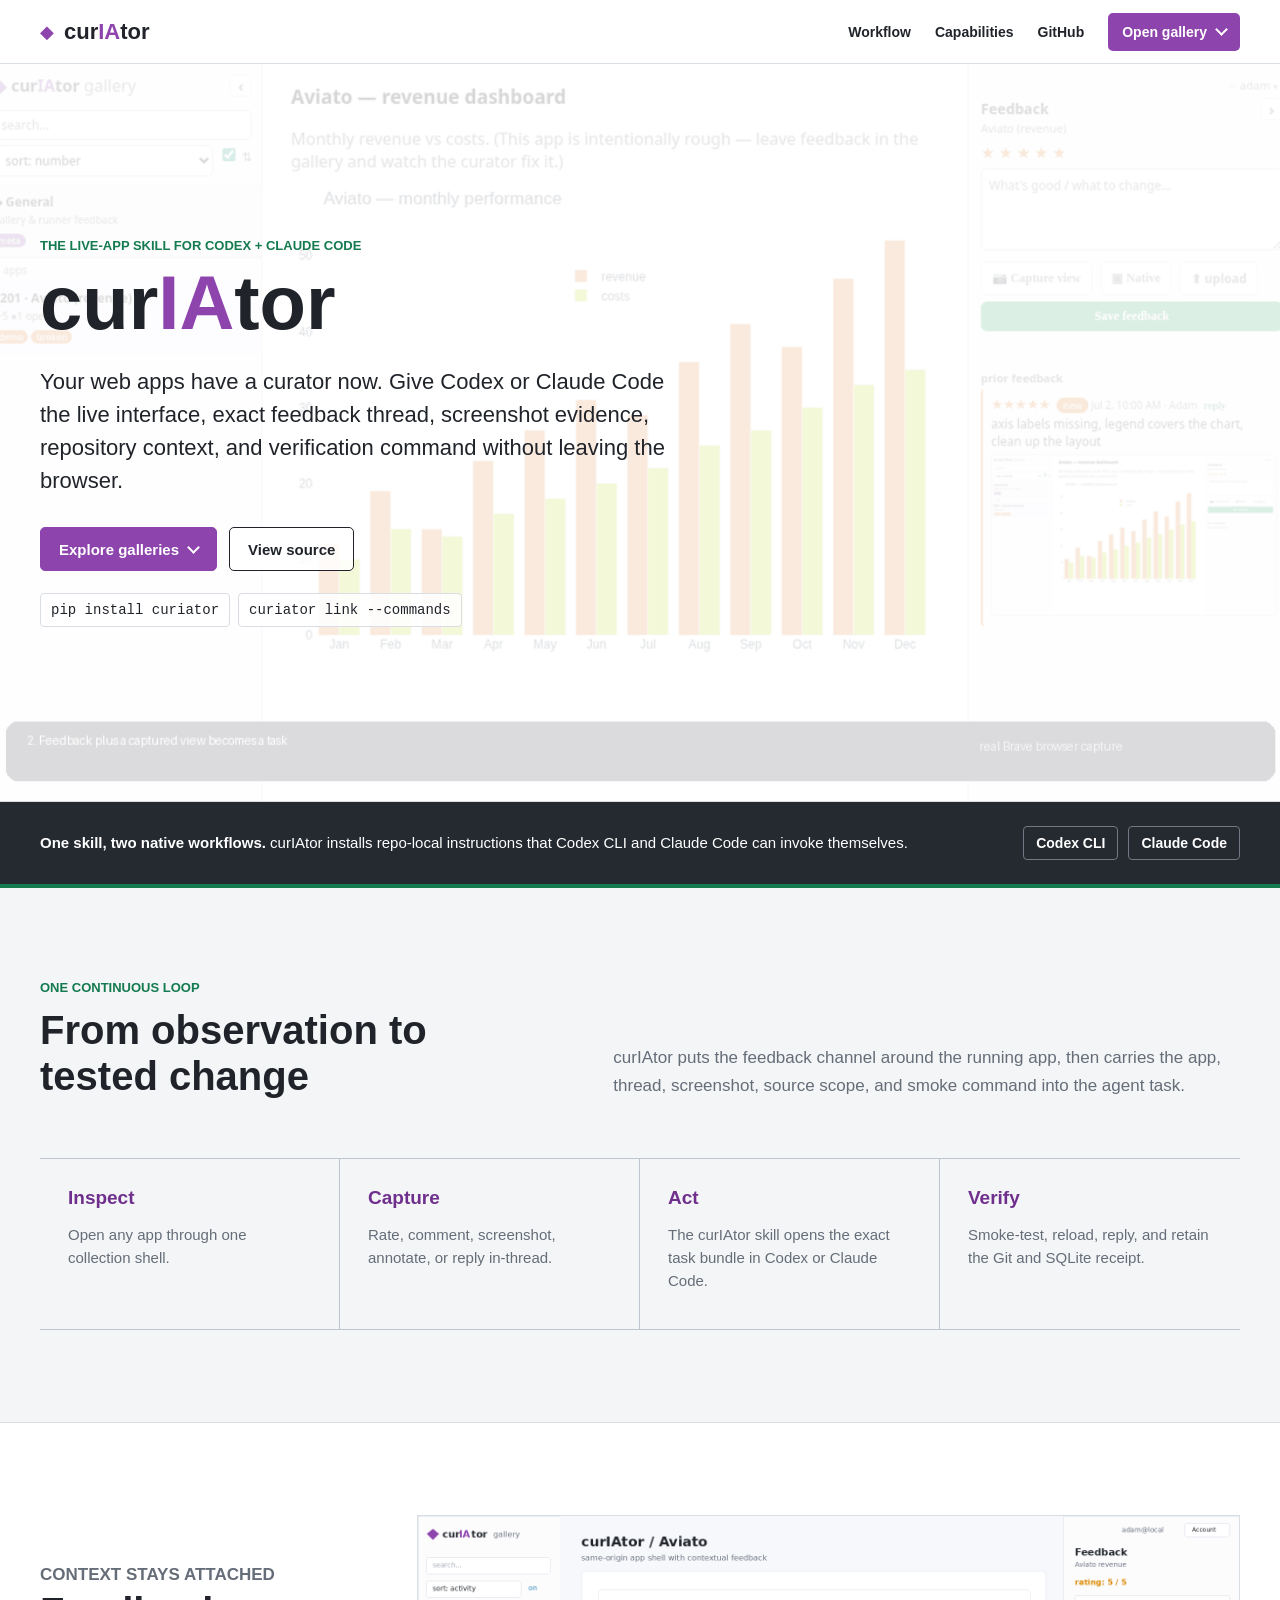
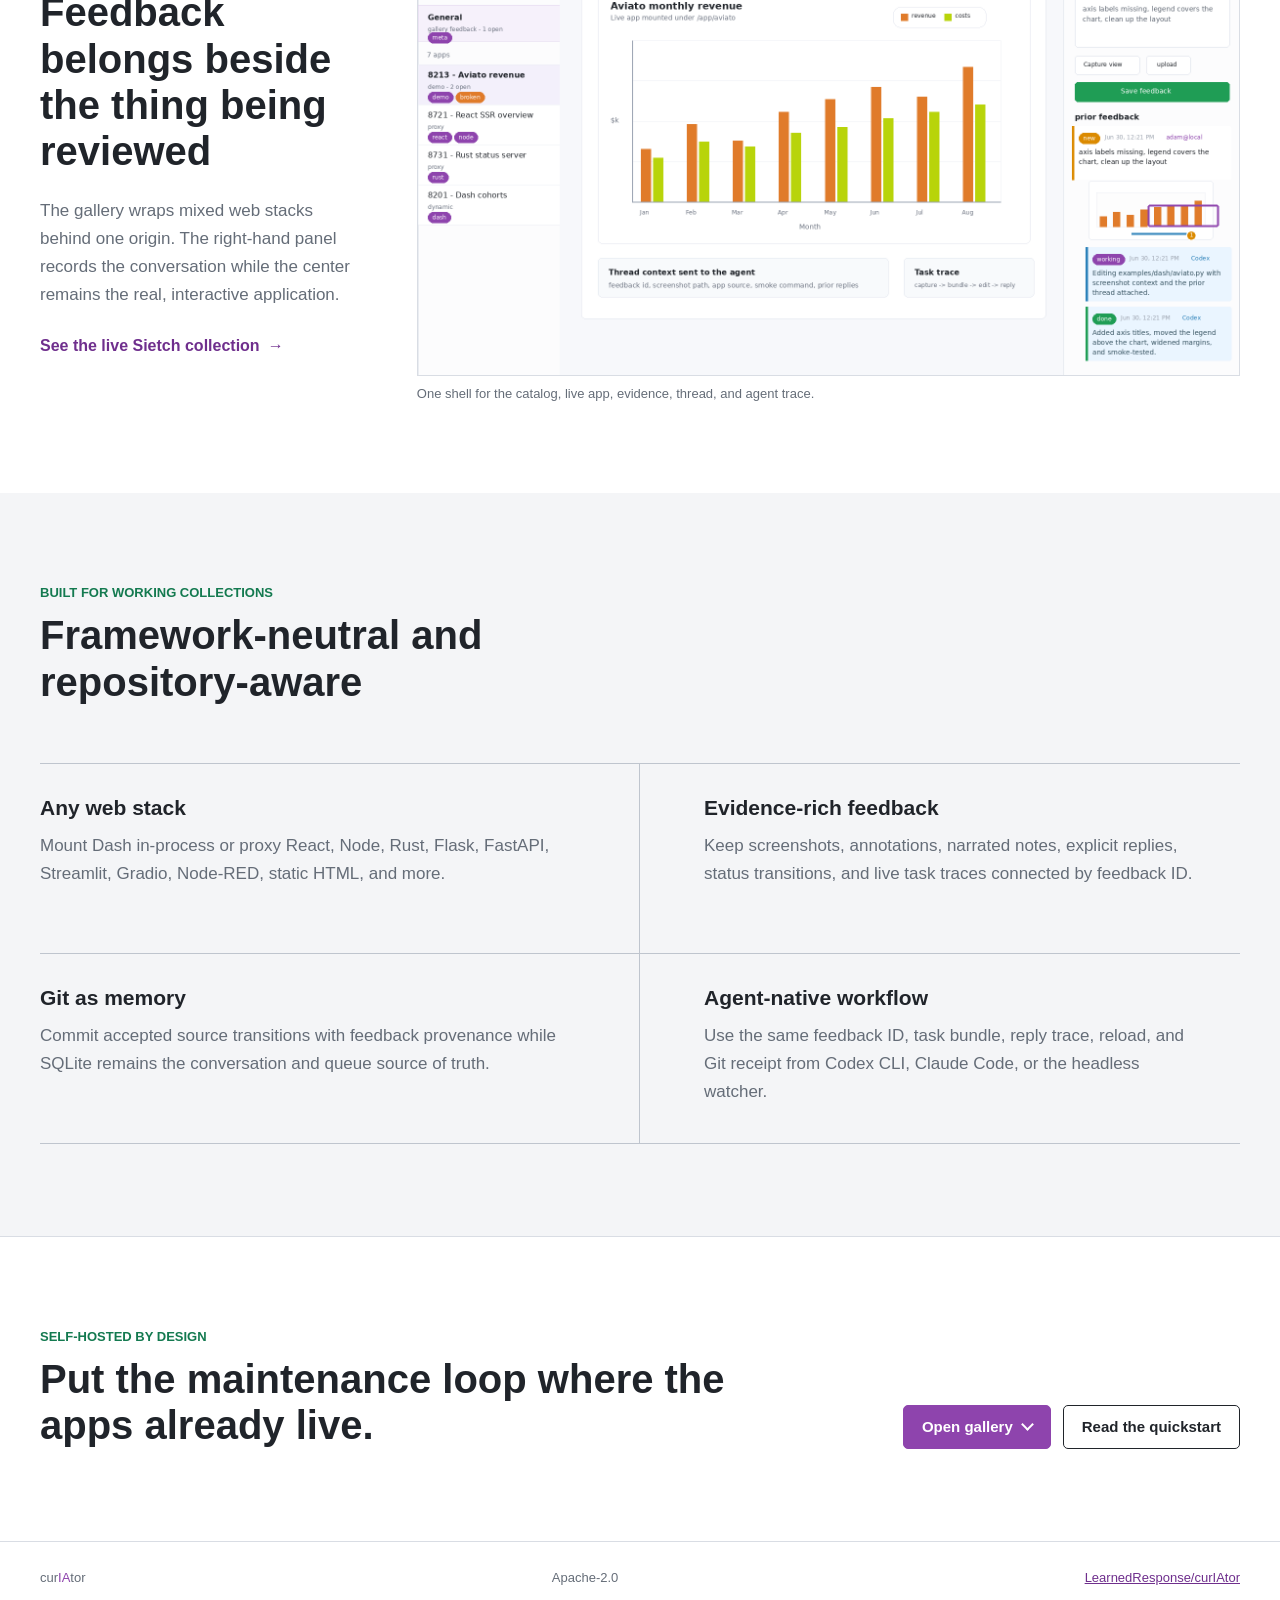
<file: index.html>
<!doctype html>
<html lang="en">
<head>
  <meta charset="utf-8">
  <meta name="viewport" content="width=device-width, initial-scale=1">
  <meta name="description" content="curIAtor connects live web-app feedback to the coding agent that can fix it.">
  <meta name="theme-color" content="#ffffff">
  <title>curIAtor | Your web apps have a curator</title>
  <link rel="icon" href="/site-assets/logo.svg" type="image/svg+xml">
  <link rel="stylesheet" href="/site-assets/styles.css">
</head>
<body>
  <header class="site-header">
    <a class="brand" href="/" aria-label="curIAtor home">
      <span class="brand-mark" aria-hidden="true">◆</span>
      <span>cur<span>IA</span>tor</span>
    </a>
    <nav aria-label="Primary navigation">
      <a href="#workflow">Workflow</a>
      <a href="#capabilities">Capabilities</a>
      <a href="https://github.com/LearnedResponse/curIAtor">GitHub</a>
      <details class="gallery-menu gallery-menu-nav">
        <summary class="nav-gallery">Open gallery</summary>
        <div class="gallery-options">
          <a href="/gallery/sietch/"><strong>Sietch</strong><span>Materials and process research</span></a>
          <a href="/gallery/aviato/"><strong>Aviato</strong><span>Mixed-framework app hosting</span></a>
          <a href="/gallery/geometry/"><strong>Geometry</strong><span>Interactive mathematical classics</span></a>
          <a href="/gallery/ot/"><strong>OT</strong><span>Industrial HMI and operations</span></a>
          <a class="gallery-all" href="/gallery/">View all galleries</a>
        </div>
      </details>
    </nav>
  </header>

  <main>
    <section class="hero" aria-labelledby="hero-title">
      <div class="hero-media" role="img" aria-label="curIAtor gallery showing an app, contextual feedback, and an agent reply"></div>
      <div class="hero-shade" aria-hidden="true"></div>
      <div class="hero-content">
        <p class="eyebrow">The live-app skill for Codex + Claude Code</p>
        <h1 id="hero-title">cur<span>IA</span>tor</h1>
        <p class="hero-copy">Your web apps have a curator now. Give Codex or Claude Code the live interface, exact feedback thread, screenshot evidence, repository context, and verification command without leaving the browser.</p>
        <div class="hero-actions">
          <details class="gallery-menu gallery-menu-action">
            <summary class="button primary">Explore galleries</summary>
            <div class="gallery-options">
              <a href="/gallery/sietch/"><strong>Sietch</strong><span>Materials and process research</span></a>
              <a href="/gallery/aviato/"><strong>Aviato</strong><span>Mixed-framework app hosting</span></a>
              <a href="/gallery/geometry/"><strong>Geometry</strong><span>Interactive mathematical classics</span></a>
              <a href="/gallery/ot/"><strong>OT</strong><span>Industrial HMI and operations</span></a>
              <a class="gallery-all" href="/gallery/">View all galleries</a>
            </div>
          </details>
          <a class="button secondary" href="https://github.com/LearnedResponse/curIAtor">View source</a>
        </div>
        <div class="install" aria-label="Install and link curIAtor">
          <code>pip install curiator</code>
          <code>curiator link --commands</code>
        </div>
      </div>
    </section>

    <section class="agent-band" aria-label="Coding agent integrations">
      <div class="section-inner agent-band-inner">
        <p><strong>One skill, two native workflows.</strong> curIAtor installs repo-local instructions that Codex CLI and Claude Code can invoke themselves.</p>
        <div class="agent-names" aria-label="Supported coding agents">
          <span>Codex CLI</span>
          <span>Claude Code</span>
        </div>
      </div>
    </section>

    <section class="intro band" id="workflow" aria-labelledby="workflow-title">
      <div class="section-inner">
        <div class="section-heading">
          <p class="eyebrow">One continuous loop</p>
          <h2 id="workflow-title">From observation to tested change</h2>
          <p>curIAtor puts the feedback channel around the running app, then carries the app, thread, screenshot, source scope, and smoke command into the agent task.</p>
        </div>
        <ol class="workflow">
          <li><strong>Inspect</strong><span>Open any app through one collection shell.</span></li>
          <li><strong>Capture</strong><span>Rate, comment, screenshot, annotate, or reply in-thread.</span></li>
          <li><strong>Act</strong><span>The curIAtor skill opens the exact task bundle in Codex or Claude Code.</span></li>
          <li><strong>Verify</strong><span>Smoke-test, reload, reply, and retain the Git and SQLite receipt.</span></li>
        </ol>
      </div>
    </section>

    <section class="product-proof" aria-labelledby="proof-title">
      <div class="section-inner proof-layout">
        <div class="proof-copy">
          <p class="eyebrow">Context stays attached</p>
          <h2 id="proof-title">Feedback belongs beside the thing being reviewed</h2>
          <p>The gallery wraps mixed web stacks behind one origin. The right-hand panel records the conversation while the center remains the real, interactive application.</p>
          <a class="text-link" href="/gallery/sietch/">See the live Sietch collection <span aria-hidden="true">→</span></a>
        </div>
        <figure>
          <img src="/site-assets/shell-feedback-panel.png" alt="curIAtor shell with an app catalog, live chart, feedback composer, annotated screenshot, and agent replies" width="1680" height="940">
          <figcaption>One shell for the catalog, live app, evidence, thread, and agent trace.</figcaption>
        </figure>
      </div>
    </section>

    <section class="capabilities band" id="capabilities" aria-labelledby="capabilities-title">
      <div class="section-inner">
        <div class="section-heading compact">
          <p class="eyebrow">Built for working collections</p>
          <h2 id="capabilities-title">Framework-neutral and repository-aware</h2>
        </div>
        <div class="capability-grid">
          <article>
            <h3>Any web stack</h3>
            <p>Mount Dash in-process or proxy React, Node, Rust, Flask, FastAPI, Streamlit, Gradio, Node-RED, static HTML, and more.</p>
          </article>
          <article>
            <h3>Evidence-rich feedback</h3>
            <p>Keep screenshots, annotations, narrated notes, explicit replies, status transitions, and live task traces connected by feedback ID.</p>
          </article>
          <article>
            <h3>Git as memory</h3>
            <p>Commit accepted source transitions with feedback provenance while SQLite remains the conversation and queue source of truth.</p>
          </article>
          <article>
            <h3>Agent-native workflow</h3>
            <p>Use the same feedback ID, task bundle, reply trace, reload, and Git receipt from Codex CLI, Claude Code, or the headless watcher.</p>
          </article>
        </div>
      </div>
    </section>

    <section class="closing" aria-labelledby="closing-title">
      <div class="section-inner closing-inner">
        <div>
          <p class="eyebrow">Self-hosted by design</p>
          <h2 id="closing-title">Put the maintenance loop where the apps already live.</h2>
        </div>
        <div class="closing-actions">
          <details class="gallery-menu gallery-menu-action gallery-menu-end">
            <summary class="button primary">Open gallery</summary>
            <div class="gallery-options">
              <a href="/gallery/sietch/"><strong>Sietch</strong><span>Materials and process research</span></a>
              <a href="/gallery/aviato/"><strong>Aviato</strong><span>Mixed-framework app hosting</span></a>
              <a href="/gallery/geometry/"><strong>Geometry</strong><span>Interactive mathematical classics</span></a>
              <a href="/gallery/ot/"><strong>OT</strong><span>Industrial HMI and operations</span></a>
              <a class="gallery-all" href="/gallery/">View all galleries</a>
            </div>
          </details>
          <a class="button secondary" href="https://github.com/LearnedResponse/curIAtor#quickstart">Read the quickstart</a>
        </div>
      </div>
    </section>
  </main>

  <footer>
    <div class="section-inner footer-inner">
      <span>cur<span class="ia">IA</span>tor</span>
      <span>Apache-2.0</span>
      <a href="https://github.com/LearnedResponse/curIAtor">LearnedResponse/curIAtor</a>
    </div>
  </footer>
</body>
</html>
</file>
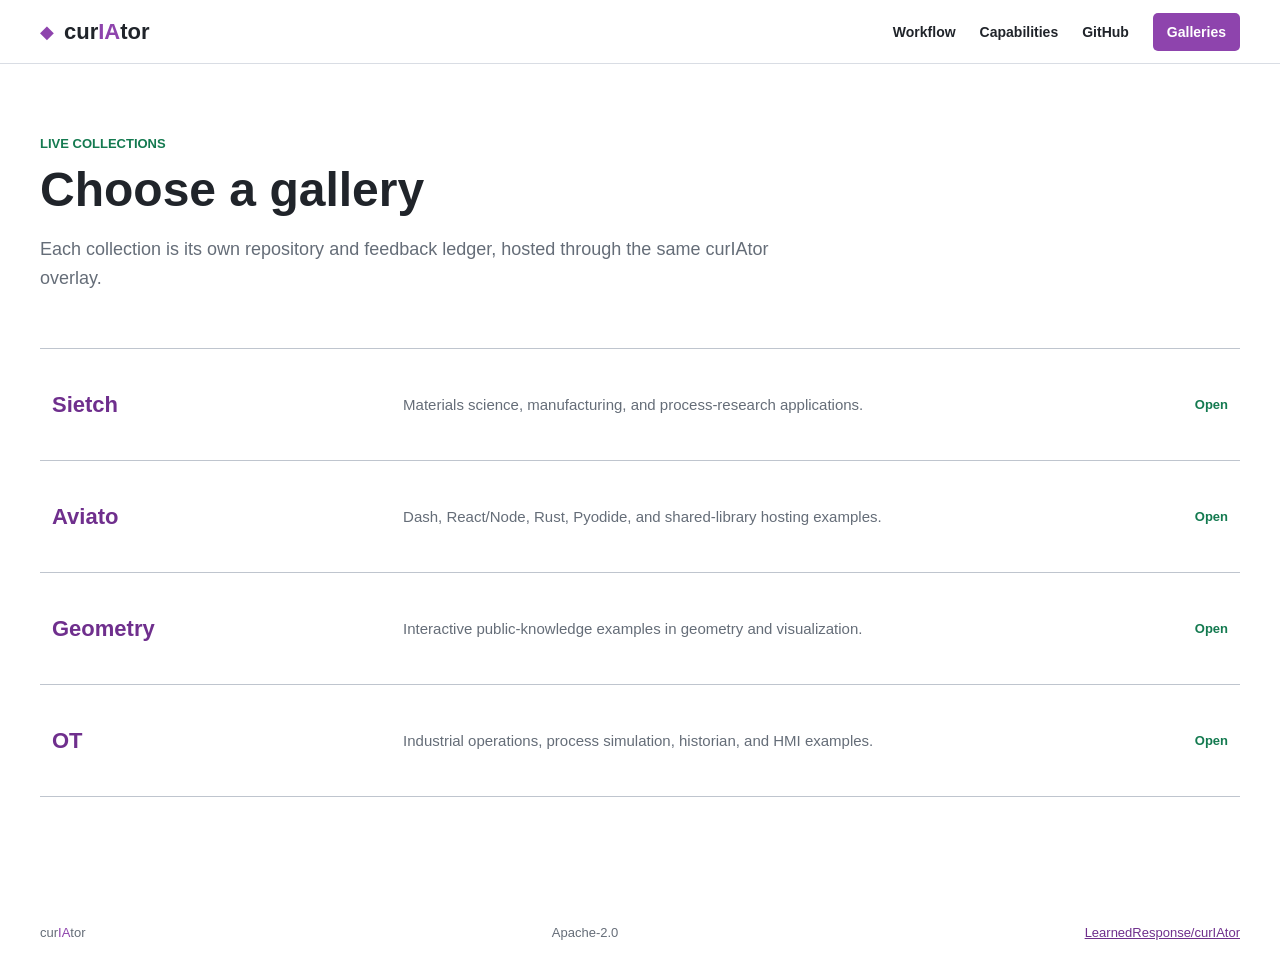
<file: gallery/index.html>
<!doctype html>
<html lang="en">
<head>
  <meta charset="utf-8">
  <meta name="viewport" content="width=device-width, initial-scale=1">
  <meta name="description" content="Explore public curIAtor app collections.">
  <meta name="theme-color" content="#ffffff">
  <title>Galleries | curIAtor</title>
  <link rel="icon" href="/site-assets/logo.svg" type="image/svg+xml">
  <link rel="stylesheet" href="/site-assets/styles.css">
</head>
<body>
  <header class="site-header">
    <a class="brand" href="/" aria-label="curIAtor home">
      <span class="brand-mark" aria-hidden="true">◆</span>
      <span>cur<span>IA</span>tor</span>
    </a>
    <nav aria-label="Primary navigation">
      <a href="/#workflow">Workflow</a>
      <a href="/#capabilities">Capabilities</a>
      <a href="https://github.com/LearnedResponse/curIAtor">GitHub</a>
      <a class="nav-gallery" href="/gallery/">Galleries</a>
    </nav>
  </header>

  <main class="gallery-directory">
    <div class="section-inner">
      <header class="gallery-directory-header">
        <p class="eyebrow">Live collections</p>
        <h1>Choose a gallery</h1>
        <p>Each collection is its own repository and feedback ledger, hosted through the same curIAtor overlay.</p>
      </header>
      <div class="gallery-list">
        <a href="/gallery/sietch/">
          <strong>Sietch</strong>
          <span>Materials science, manufacturing, and process-research applications.</span>
          <b>Open</b>
        </a>
        <a href="/gallery/aviato/">
          <strong>Aviato</strong>
          <span>Dash, React/Node, Rust, Pyodide, and shared-library hosting examples.</span>
          <b>Open</b>
        </a>
        <a href="/gallery/geometry/">
          <strong>Geometry</strong>
          <span>Interactive public-knowledge examples in geometry and visualization.</span>
          <b>Open</b>
        </a>
        <a href="/gallery/ot/">
          <strong>OT</strong>
          <span>Industrial operations, process simulation, historian, and HMI examples.</span>
          <b>Open</b>
        </a>
      </div>
    </div>
  </main>

  <footer>
    <div class="section-inner footer-inner">
      <span>cur<span class="ia">IA</span>tor</span>
      <span>Apache-2.0</span>
      <a href="https://github.com/LearnedResponse/curIAtor">LearnedResponse/curIAtor</a>
    </div>
  </footer>
</body>
</html>
</file>
<file: site-assets/styles.css>
:root {
  color-scheme: light;
  --ink: #20242a;
  --muted: #656d78;
  --line: #d9dde4;
  --soft: #f4f5f7;
  --purple: #8e44ad;
  --purple-dark: #6f2f8d;
  --green: #147a50;
  --orange: #c66b16;
  --white: #ffffff;
  font-family: Inter, ui-sans-serif, -apple-system, BlinkMacSystemFont, "Segoe UI", sans-serif;
  font-synthesis: none;
}

* {
  box-sizing: border-box;
}

html {
  scroll-behavior: smooth;
}

body {
  margin: 0;
  color: var(--ink);
  background: var(--white);
  letter-spacing: 0;
}

a {
  color: inherit;
}

.site-header {
  position: sticky;
  top: 0;
  z-index: 20;
  min-height: 64px;
  display: flex;
  align-items: center;
  justify-content: space-between;
  gap: 28px;
  padding: 0 40px;
  background: rgba(255, 255, 255, 0.96);
  border-bottom: 1px solid var(--line);
  backdrop-filter: blur(10px);
}

.brand {
  display: inline-flex;
  align-items: center;
  gap: 10px;
  font-size: 22px;
  font-weight: 800;
  text-decoration: none;
  white-space: nowrap;
}

.brand > span:last-child > span,
.hero h1 span,
.ia {
  color: var(--purple);
}

.brand-mark {
  color: var(--purple);
  font-size: 18px;
  line-height: 1;
}

nav {
  display: flex;
  align-items: center;
  gap: 24px;
  font-size: 14px;
  font-weight: 650;
}

nav > a {
  text-decoration: none;
}

nav > a:hover,
nav > a:focus-visible,
.text-link:hover,
.text-link:focus-visible {
  color: var(--purple-dark);
}

.nav-gallery {
  min-height: 38px;
  display: inline-flex;
  align-items: center;
  padding: 9px 14px;
  color: var(--white);
  background: var(--purple);
  border: 0;
  border-radius: 5px;
  cursor: pointer;
}

.nav-gallery:hover,
.nav-gallery:focus-visible {
  color: var(--white);
  background: var(--purple-dark);
}

.gallery-menu {
  position: relative;
  z-index: 5;
}

.gallery-menu > summary {
  list-style: none;
}

.gallery-menu > summary::-webkit-details-marker {
  display: none;
}

.gallery-menu > summary::after {
  width: 7px;
  height: 7px;
  margin-left: 10px;
  border-right: 2px solid currentColor;
  border-bottom: 2px solid currentColor;
  content: "";
  transform: translateY(-2px) rotate(45deg);
  transition: transform 120ms ease;
}

.gallery-menu[open] > summary::after {
  transform: translateY(2px) rotate(225deg);
}

.gallery-options {
  position: absolute;
  top: calc(100% + 9px);
  left: 0;
  width: min(320px, calc(100vw - 32px));
  padding: 6px;
  color: var(--ink);
  background: var(--white);
  border: 1px solid var(--line);
  border-radius: 6px;
  box-shadow: 0 14px 36px rgba(32, 36, 42, 0.18);
}

.gallery-menu-nav .gallery-options,
.gallery-menu-end .gallery-options {
  right: 0;
  left: auto;
}

.gallery-options a {
  display: grid;
  gap: 3px;
  padding: 10px 11px;
  border-radius: 4px;
  text-decoration: none;
}

.gallery-options a:hover,
.gallery-options a:focus-visible {
  color: var(--ink);
  background: var(--soft);
  outline: none;
}

.gallery-options strong {
  color: var(--purple-dark);
  font-size: 14px;
}

.gallery-options span {
  color: var(--muted);
  font-size: 12px;
  font-weight: 500;
}

.gallery-options .gallery-all {
  margin-top: 4px;
  color: var(--green);
  border-top: 1px solid var(--line);
  border-radius: 0 0 4px 4px;
  font-size: 13px;
  font-weight: 750;
}

.gallery-menu-action > summary {
  cursor: pointer;
}

.hero {
  position: relative;
  min-height: 620px;
  height: 82svh;
  max-height: 820px;
  display: flex;
  align-items: center;
  overflow: hidden;
  border-bottom: 1px solid var(--line);
}

.hero-media,
.hero-shade {
  position: absolute;
  inset: 0;
}

.hero-media {
  background-image: url("/site-assets/demo.gif");
  background-repeat: no-repeat;
  background-position: center;
  background-size: cover;
}

.hero-shade {
  background: rgba(255, 255, 255, 0.84);
}

.hero-content {
  position: relative;
  z-index: 1;
  width: min(720px, calc(100% - 80px));
  margin-left: max(40px, calc((100% - 1200px) / 2));
}

.eyebrow {
  margin: 0 0 12px;
  color: var(--green);
  font-size: 13px;
  font-weight: 800;
  text-transform: uppercase;
}

.hero h1 {
  margin: 0;
  font-size: 76px;
  line-height: 1;
  letter-spacing: 0;
}

.hero-copy {
  max-width: 660px;
  margin: 24px 0 0;
  font-size: 22px;
  line-height: 1.5;
}

.hero-actions,
.closing-actions {
  display: flex;
  flex-wrap: wrap;
  gap: 12px;
  margin-top: 30px;
}

.button {
  min-height: 44px;
  display: inline-flex;
  align-items: center;
  justify-content: center;
  padding: 10px 18px;
  border: 1px solid var(--ink);
  border-radius: 5px;
  font-size: 15px;
  font-weight: 750;
  text-decoration: none;
}

.button.primary {
  color: var(--white);
  background: var(--purple);
  border-color: var(--purple);
}

.button.primary:hover,
.button.primary:focus-visible {
  background: var(--purple-dark);
  border-color: var(--purple-dark);
}

.button.secondary {
  background: rgba(255, 255, 255, 0.82);
}

.button.secondary:hover,
.button.secondary:focus-visible {
  background: var(--white);
  border-color: var(--purple);
}

.install {
  display: flex;
  flex-wrap: wrap;
  gap: 8px;
  margin: 22px 0 0;
}

.install code {
  display: inline-block;
  padding: 8px 10px;
  color: var(--ink);
  background: rgba(255, 255, 255, 0.88);
  border: 1px solid var(--line);
  border-radius: 4px;
  font-size: 14px;
}

.agent-band {
  padding: 24px 0;
  color: var(--white);
  background: #252a31;
  border-bottom: 4px solid var(--green);
}

.agent-band-inner {
  display: flex;
  align-items: center;
  justify-content: space-between;
  gap: 36px;
}

.agent-band p {
  margin: 0;
  font-size: 15px;
  line-height: 1.55;
}

.agent-names {
  flex: 0 0 auto;
  display: flex;
  align-items: center;
  gap: 10px;
}

.agent-names span {
  padding: 8px 12px;
  border: 1px solid #707984;
  border-radius: 4px;
  font-size: 14px;
  font-weight: 750;
}

.band {
  background: var(--soft);
  border-bottom: 1px solid var(--line);
}

.section-inner {
  width: min(1200px, calc(100% - 80px));
  margin: 0 auto;
}

.intro,
.capabilities,
.closing,
.product-proof {
  padding: 92px 0;
}

.section-heading {
  display: grid;
  grid-template-columns: minmax(260px, 0.8fr) minmax(340px, 1fr);
  column-gap: 72px;
  align-items: end;
  margin-bottom: 58px;
}

.section-heading .eyebrow {
  grid-column: 1 / -1;
}

h2 {
  margin: 0;
  font-size: 40px;
  line-height: 1.16;
  letter-spacing: 0;
}

.section-heading > p:last-child,
.proof-copy > p,
.capability-grid p {
  margin: 0;
  color: var(--muted);
  font-size: 17px;
  line-height: 1.65;
}

.workflow {
  display: grid;
  grid-template-columns: repeat(4, minmax(0, 1fr));
  margin: 0;
  padding: 0;
  list-style: none;
  border-top: 1px solid #bfc5ce;
  border-bottom: 1px solid #bfc5ce;
}

.workflow li {
  min-height: 170px;
  display: flex;
  flex-direction: column;
  gap: 14px;
  padding: 28px;
  border-right: 1px solid #bfc5ce;
}

.workflow li:last-child {
  border-right: 0;
}

.workflow strong {
  color: var(--purple-dark);
  font-size: 19px;
}

.workflow span {
  color: var(--muted);
  font-size: 15px;
  line-height: 1.55;
}

.proof-layout {
  display: grid;
  grid-template-columns: minmax(260px, 0.38fr) minmax(520px, 1fr);
  gap: 64px;
  align-items: center;
}

.proof-copy h2 {
  margin-bottom: 22px;
}

.text-link {
  display: inline-flex;
  gap: 8px;
  margin-top: 28px;
  color: var(--purple-dark);
  font-weight: 750;
  text-decoration: none;
}

figure {
  margin: 0;
}

figure img {
  display: block;
  width: 100%;
  height: auto;
  border: 1px solid var(--line);
}

figcaption {
  margin-top: 10px;
  color: var(--muted);
  font-size: 13px;
}

.section-heading.compact {
  display: block;
  max-width: 650px;
}

.capability-grid {
  display: grid;
  grid-template-columns: repeat(2, minmax(0, 1fr));
  border-top: 1px solid #bfc5ce;
}

.capability-grid article {
  min-height: 190px;
  padding: 32px 40px 32px 0;
  border-bottom: 1px solid #bfc5ce;
}

.capability-grid article:nth-child(odd) {
  padding-right: 64px;
  border-right: 1px solid #bfc5ce;
}

.capability-grid article:nth-child(even) {
  padding-left: 64px;
}

.capability-grid h3 {
  margin: 0 0 12px;
  font-size: 21px;
}

.closing {
  border-bottom: 1px solid var(--line);
}

.closing-inner {
  display: flex;
  justify-content: space-between;
  gap: 64px;
  align-items: end;
}

.closing-inner > div:first-child {
  max-width: 720px;
}

.closing-actions {
  flex: 0 0 auto;
  margin-top: 0;
}

.gallery-directory {
  min-height: calc(100svh - 122px);
  padding: 72px 0 100px;
}

.gallery-directory-header {
  max-width: 780px;
  margin-bottom: 56px;
}

.gallery-directory-header h1 {
  margin: 0;
  font-size: 48px;
  line-height: 1.12;
  letter-spacing: 0;
}

.gallery-directory-header > p:last-child {
  margin: 18px 0 0;
  color: var(--muted);
  font-size: 18px;
  line-height: 1.6;
}

.gallery-list {
  margin: 0;
  border-top: 1px solid #bfc5ce;
}

.gallery-list a {
  display: grid;
  grid-template-columns: minmax(160px, 0.42fr) minmax(280px, 1fr) auto;
  gap: 32px;
  align-items: center;
  min-height: 112px;
  padding: 24px 12px;
  border-bottom: 1px solid #bfc5ce;
  text-decoration: none;
}

.gallery-list a:hover,
.gallery-list a:focus-visible {
  background: var(--soft);
  outline: none;
}

.gallery-list strong {
  color: var(--purple-dark);
  font-size: 22px;
}

.gallery-list span {
  color: var(--muted);
  font-size: 15px;
  line-height: 1.5;
}

.gallery-list b {
  color: var(--green);
  font-size: 13px;
}

footer {
  padding: 28px 0;
  color: var(--muted);
  font-size: 13px;
}

.footer-inner {
  display: flex;
  justify-content: space-between;
  gap: 24px;
}

.footer-inner a {
  color: var(--purple-dark);
}

@media (max-width: 900px) {
  .site-header {
    padding: 0 24px;
  }

  nav > a:not(.nav-gallery) {
    display: none;
  }

  .hero {
    min-height: 560px;
    height: 80svh;
  }

  .hero-content,
  .section-inner {
    width: calc(100% - 48px);
    margin-left: 24px;
    margin-right: 24px;
  }

  .hero h1 {
    font-size: 58px;
  }

  .hero-copy {
    font-size: 19px;
  }

  .section-heading,
  .proof-layout {
    grid-template-columns: 1fr;
    gap: 28px;
  }

  .workflow {
    grid-template-columns: repeat(2, minmax(0, 1fr));
  }

  .workflow li:nth-child(2) {
    border-right: 0;
  }

  .workflow li:nth-child(-n+2) {
    border-bottom: 1px solid #bfc5ce;
  }

  .closing-inner {
    display: block;
  }

  .agent-band-inner {
    align-items: flex-start;
    flex-direction: column;
    gap: 16px;
  }

  .closing-actions {
    margin-top: 28px;
  }

  .gallery-directory {
    padding-top: 56px;
  }

  .gallery-list a {
    grid-template-columns: minmax(130px, 0.4fr) 1fr auto;
    gap: 20px;
  }
}

@media (max-width: 620px) {
  .site-header {
    min-height: 58px;
    padding: 0 16px;
  }

  .brand {
    font-size: 19px;
  }

  .brand-mark {
    font-size: 15px;
  }

  .nav-gallery {
    padding: 8px 10px;
    font-size: 13px;
  }

  .hero {
    min-height: 540px;
    height: 82svh;
  }

  .hero-content,
  .section-inner {
    width: calc(100% - 32px);
    margin-left: 16px;
    margin-right: 16px;
  }

  .hero h1 {
    font-size: 48px;
  }

  .hero-copy {
    font-size: 17px;
  }

  .hero-actions .button,
  .closing-actions .button {
    width: 100%;
  }

  .hero-actions .gallery-menu,
  .closing-actions .gallery-menu {
    width: 100%;
  }

  .gallery-menu-action .gallery-options,
  .gallery-menu-end .gallery-options {
    right: auto;
    left: 0;
  }

  .install {
    align-items: flex-start;
    flex-direction: column;
  }

  .install code {
    max-width: 100%;
    overflow-wrap: anywhere;
  }

  .agent-names {
    width: 100%;
  }

  .agent-names span {
    flex: 1 1 0;
    text-align: center;
  }

  .intro,
  .capabilities,
  .closing,
  .product-proof {
    padding: 64px 0;
  }

  h2 {
    font-size: 32px;
  }

  .workflow,
  .capability-grid {
    grid-template-columns: 1fr;
  }

  .workflow li,
  .workflow li:nth-child(2) {
    min-height: 0;
    border-right: 0;
    border-bottom: 1px solid #bfc5ce;
  }

  .workflow li:last-child {
    border-bottom: 0;
  }

  .capability-grid article,
  .capability-grid article:nth-child(odd),
  .capability-grid article:nth-child(even) {
    min-height: 0;
    padding: 28px 0;
    border-right: 0;
  }

  .footer-inner {
    flex-direction: column;
  }

  .gallery-directory-header h1 {
    font-size: 38px;
  }

  .gallery-list a {
    grid-template-columns: 1fr auto;
    min-height: 0;
    gap: 8px 18px;
  }

  .gallery-list span {
    grid-column: 1 / -1;
    grid-row: 2;
  }
}

@media (prefers-reduced-motion: reduce) {
  html {
    scroll-behavior: auto;
  }

  .hero-media {
    background-image: url("/site-assets/shell-feedback-panel.png");
  }
}
</file>
